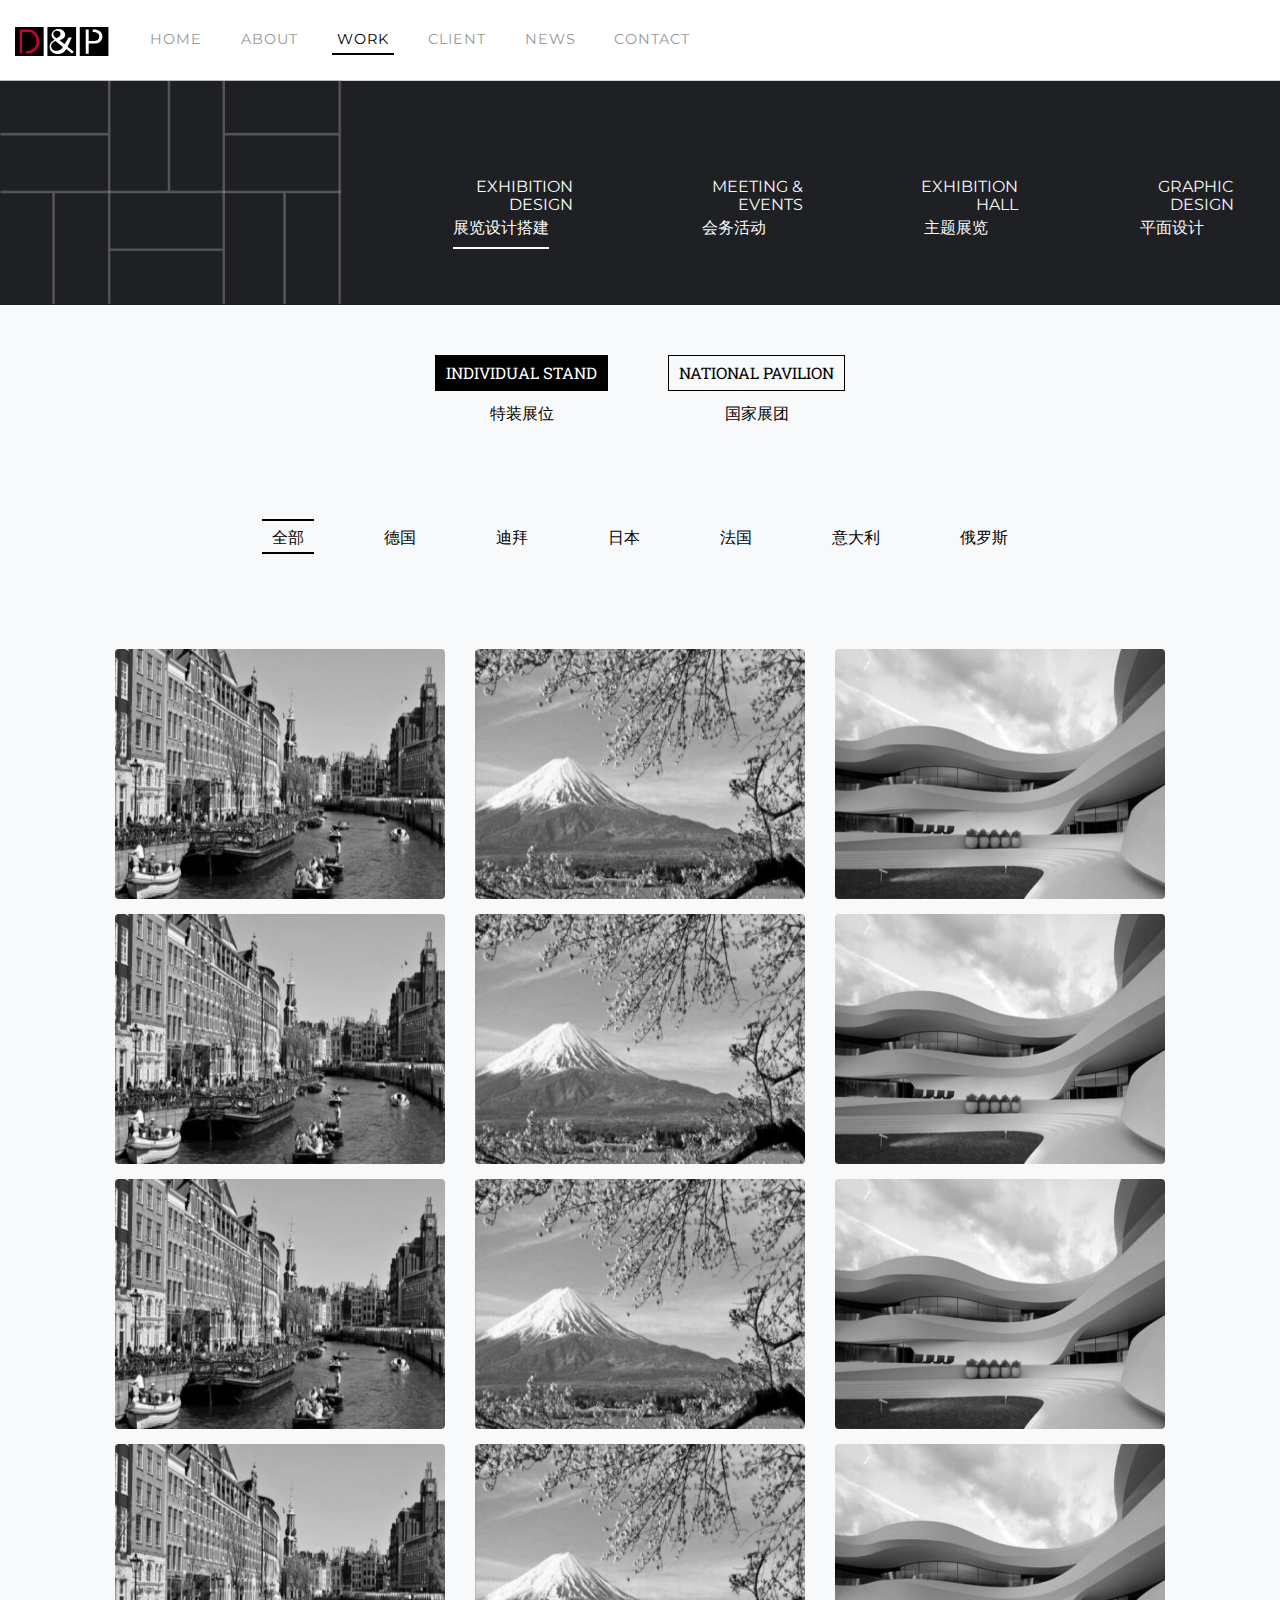
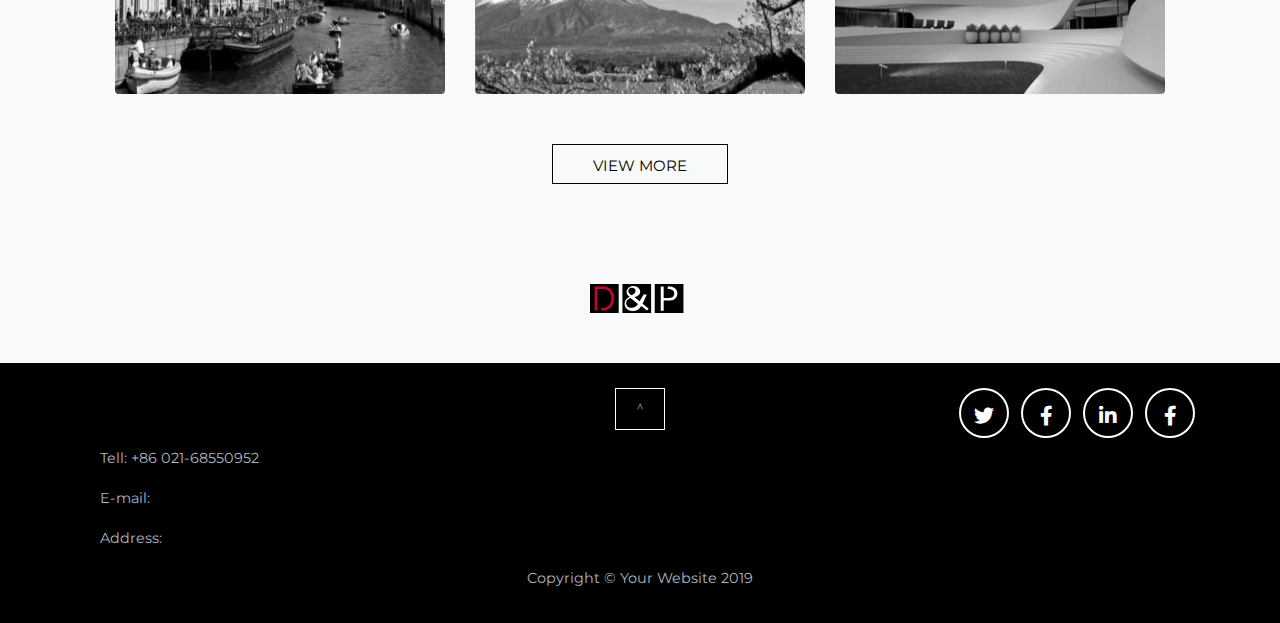
<file: work.html>
<!DOCTYPE html>
<html lang="en">

<head>
  <meta charset="utf-8">
  <meta name="viewport" content="width=device-width, initial-scale=1, shrink-to-fit=no">
  <meta name="description" content="D&P Website">
  <meta name="author" content="Connor Tang">

  <title>D&P</title>

  <!-- Bootstrap core CSS -->
  <link href="vendor/bootstrap/css/bootstrap.min.css" rel="stylesheet">

  <!-- Custom fonts -->
  <link href="vendor/fontawesome-free/css/all.min.css" rel="stylesheet" type="text/css">

  <!-- Custom styles -->
  <link href="css/style.min.css" rel="stylesheet">

  <!-- Bootstrap Lightbox CSS -->
  <!-- <link href="vendor/lightbox/ekko-lightbox.css" rel="stylesheet" type="text/css"> -->
</head>

<body id="page-top">
  <span id="resuable-header"></span>

  <!-- Gallery level 2 navbar -->
  <section class="bg-light page-section">
    <div class="container">
      <div class="gallery-nav-1">
        <div id="nav-one" class="gallery-nav-item text-uppercase">
          <a class="ga-trigger" href="#" data-section="1" data-toggle="section">
            <div class="box-button">Individual Stand</div>
            <div class="second-line">特装展位</div>
          </a>
        </div>
        <div id="nav-two" class="gallery-nav-item text-uppercase">
          <a class="ga-trigger" href="#" data-section="2" data-toggle="section">
            <div class="box-button">National Pavilion</div>
            <div class="second-line">国家展团</div>
          </a>
        </div>
      </div>

      <!-- Gallery level 3 navbar -->
      <div id="gallery-nav-2" class="gallery-nav-2">
        <div id="nav-1" class="gallery-nav-item text-uppercase">
          <a href="#" data-list="1" data-toggle="list"><span class="nav-text">全部</span></a>
        </div>
        <div id="nav-2" class="gallery-nav-item text-uppercase">
          <a href="#" data-list="2" data-toggle="list"><span class="nav-text">德国</span></a>
        </div>
        <div id="nav-3" class="gallery-nav-item text-uppercase">
          <a href="#" data-list="3" data-toggle="list"><span class="nav-text">迪拜</span></a>
        </div>
        <div id="nav-4" class="gallery-nav-item text-uppercase">
          <a href="#" data-list="4" data-toggle="list"><span class="nav-text">日本</span></a>
        </div>
        <div id="nav-5" class="gallery-nav-item text-uppercase">
          <a href="#" data-list="5" data-toggle="list"><span class="nav-text">法国</span></a>
        </div>
        <div id="nav-6" class="gallery-nav-item text-uppercase">
          <a href="#" data-list="6" data-toggle="list"><span class="nav-text">意大利</span></a>
        </div>
        <div id="nav-7" class="gallery-nav-item text-uppercase">
          <a href="#" data-list="7" data-toggle="list"><span class="nav-text">俄罗斯</span></a>
        </div>
      </div>

      <!-- Gallery images -->
      <div id="gallery-1" class="gallery"></div>

      <!-- Gallery images -->
      <div id="gallery-detail" class="gallery-detail"></div>

      <!-- View More Btn -->
      <div id="viewMore-container" class="col-lg-12 text-center view-more">
        <button id="viewMore" class="btn btn-primary btn-xl text-uppercase" type="submit">View More</button>
      </div>
    </div>
  </section>

  <span id="resuable-footer"></span>

  <!-- Bootstrap core JavaScript -->
  <script src="vendor/jquery/jquery.min.js"></script>
  <script src="vendor/bootstrap/js/bootstrap.bundle.min.js"></script>

  <!-- Plugin JavaScript -->
  <script src="vendor/jquery-easing/jquery.easing.min.js"></script>

  <!-- Bootstrap Lightbox scripts -->
  <!-- http://ashleydw.github.io/lightbox/ -->
  <script src="js/ekko-lightbox.min.js"></script>

  <!-- JSON file contains all image title and description -->
  <script type="text/javascript" language="javascript" src="metadata/description.js"></script>

  <!-- Custom scripts -->
  <script src="js/dp-web.min.js"></script>
  <script src="js/work.min.js"></script>
</body>

</html>
</file>
<file: css/style.min.css>
/*!
 * Start Bootstrap - D&P v0.0.1 ()
 * Copyright 2013-2019 
 */@font-face{font-family:Montserrat;font-style:normal;font-weight:400;src:local("Montserrat Regular"),local("Montserrat-Regular"),url(../../fonts/Montserit-2.woff2) format("woff2");unicode-range:U+0000-00FF,U+0131,U+0152-0153,U+02BB-02BC,U+02C6,U+02DA,U+02DC,U+2000-206F,U+2074,U+20AC,U+2122,U+2191,U+2193,U+2212,U+2215,U+FEFF,U+FFFD}@font-face{font-family:Montserrat;font-style:normal;font-weight:700;src:local("Montserrat Bold"),local("Montserrat-Bold"),url(../../fonts/Montserrat-1.woff2) format("woff2");unicode-range:U+0000-00FF,U+0131,U+0152-0153,U+02BB-02BC,U+02C6,U+02DA,U+02DC,U+2000-206F,U+2074,U+20AC,U+2122,U+2191,U+2193,U+2212,U+2215,U+FEFF,U+FFFD}@font-face{font-family:'Droid Serif';font-style:normal;font-weight:400;src:local("Droid Serif Regular"),local("DroidSerif-Regular"),url(../../fonts/droidserif.woff2) format("woff2");unicode-range:U+0000-00FF,U+0131,U+0152-0153,U+02BB-02BC,U+02C6,U+02DA,U+02DC,U+2000-206F,U+2074,U+20AC,U+2122,U+2191,U+2193,U+2212,U+2215,U+FEFF,U+FFFD}@font-face{font-family:'Roboto Slab';font-style:normal;font-weight:400;src:local("Roboto Slab Regular"),local("RobotoSlab-Regular"),url(../../fonts/Roboto-1.woff2) format("woff2");unicode-range:U+0000-00FF,U+0131,U+0152-0153,U+02BB-02BC,U+02C6,U+02DA,U+02DC,U+2000-206F,U+2074,U+20AC,U+2122,U+2191,U+2193,U+2212,U+2215,U+FEFF,U+FFFD}@font-face{font-family:'Roboto Slab';font-style:normal;font-weight:100;src:local("Roboto Slab Thin"),local("RobotoSlab-Thin"),url(../../fonts/Roboto-2.woff2) format("woff2");unicode-range:U+0000-00FF,U+0131,U+0152-0153,U+02BB-02BC,U+02C6,U+02DA,U+02DC,U+2000-206F,U+2074,U+20AC,U+2122,U+2191,U+2193,U+2212,U+2215,U+FEFF,U+FFFD}@font-face{font-family:'Roboto Slab';font-style:normal;font-weight:300;src:local("Roboto Slab Light"),local("RobotoSlab-Light"),url(../../fonts/Roboto-3.woff2) format("woff2");unicode-range:U+0000-00FF,U+0131,U+0152-0153,U+02BB-02BC,U+02C6,U+02DA,U+02DC,U+2000-206F,U+2074,U+20AC,U+2122,U+2191,U+2193,U+2212,U+2215,U+FEFF,U+FFFD}body{overflow-x:hidden;font-family:'Roboto Slab',-apple-system,BlinkMacSystemFont,'Segoe UI',Roboto,'Helvetica Neue',Arial,sans-serif,'Apple Color Emoji','Segoe UI Emoji','Segoe UI Symbol','Noto Color Emoji'}p{line-height:1.75}a{color:#f8f9fa}a:hover{color:#dae0e5}.text-primary{color:#f8f9fa!important}h1,h2,h3,h4,h5,h6{font-weight:700;font-family:Montserrat,-apple-system,BlinkMacSystemFont,'Segoe UI',Roboto,'Helvetica Neue',Arial,sans-serif,'Apple Color Emoji','Segoe UI Emoji','Segoe UI Symbol','Noto Color Emoji'}.page-section{padding:50px 0}.page-section h2.section-heading{font-size:40px;margin-top:0;margin-bottom:15px}.page-section h3.section-subheading{font-size:25px;font-weight:400;margin-bottom:50px;text-decoration:none;font-family:'Droid Serif',-apple-system,BlinkMacSystemFont,'Segoe UI',Roboto,'Helvetica Neue',Arial,sans-serif,'Apple Color Emoji','Segoe UI Emoji','Segoe UI Symbol','Noto Color Emoji'}@media (min-width:768px){section{padding:150px 0}}::-moz-selection{background:#f8f9fa;text-shadow:none}::selection{background:#f8f9fa;text-shadow:none}img::-moz-selection{background:0 0}img::selection{background:0 0}img::-moz-selection{background:0 0}.underline{border-bottom:2px solid}.arrow-down{padding:20px 0}.view-more{margin-top:50px}.logo-img{width:100px}.move-right{transform:translateX(40px)}.text-left{background-color:#fff;width:800px;height:200px;padding:20px 40px;z-index:999}.img-right{height:350px;width:850px;position:absolute;left:400px;top:-70px}textarea{background-color:transparent}input{background-color:transparent;border:1px solid #000}.btn{font-family:Montserrat,-apple-system,BlinkMacSystemFont,'Segoe UI',Roboto,'Helvetica Neue',Arial,sans-serif,'Apple Color Emoji','Segoe UI Emoji','Segoe UI Symbol','Noto Color Emoji';font-weight:700}.btn-xl{font-size:18px;padding:20px 40px}.btn-primary{background-color:#f8f9fa;border-color:#000;color:#000;height:40px;border-radius:unset;padding:10px 40px;font-weight:500;font-size:15px}.btn-primary:active,.btn-primary:focus,.btn-primary:hover{background-color:#f8f9fa;border-color:#000;color:#000}.btn-primary:active,.btn-primary:focus{box-shadow:0 0 0 .2rem rgba(254,209,55,.5)!important}#mainNav{position:absolute;background-color:#212529}#mainNav .container,#mainNav .container-fluid{margin:unset}#mainNav .navbar-toggler{font-size:12px;right:0;padding:13px;text-transform:uppercase;color:#fff;border:0;font-family:Montserrat,-apple-system,BlinkMacSystemFont,'Segoe UI',Roboto,'Helvetica Neue',Arial,sans-serif,'Apple Color Emoji','Segoe UI Emoji','Segoe UI Symbol','Noto Color Emoji'}#mainNav .navbar-brand{color:#f8f9fa;font-family:'Kaushan Script',-apple-system,BlinkMacSystemFont,'Segoe UI',Roboto,'Helvetica Neue',Arial,sans-serif,'Apple Color Emoji','Segoe UI Emoji','Segoe UI Symbol','Noto Color Emoji'}#mainNav .navbar-brand.active,#mainNav .navbar-brand:active,#mainNav .navbar-brand:focus,#mainNav .navbar-brand:hover{color:#dae0e5}#mainNav .navbar-nav .nav-item .nav-link{font-size:90%;font-weight:400;padding:.75em 0;letter-spacing:1px;color:#989898;font-family:Montserrat,-apple-system,BlinkMacSystemFont,'Segoe UI',Roboto,'Helvetica Neue',Arial,sans-serif,'Apple Color Emoji','Segoe UI Emoji','Segoe UI Symbol','Noto Color Emoji'}#mainNav .navbar-nav .nav-item .nav-link>span{padding:5px}#mainNav .navbar-nav .nav-item .nav-link.active,#mainNav .navbar-nav .nav-item .nav-link:hover{color:#f8f9fa}#mainNav .navbar-nav .nav-item .nav-link.active>span,#mainNav .navbar-nav .nav-item .nav-link:hover>span{border-bottom:2px solid}@media (min-width:992px){#mainNav{position:absolute;padding-top:25px;padding-bottom:25px;transition:padding-top .3s,padding-bottom .3s;border:none;background-color:transparent}#mainNav .navbar-brand{font-size:1.75em;transition:all .3s}#mainNav .navbar-nav .nav-item .nav-link{padding:1.1em 1em!important}#mainNav.navbar-shrink{padding-top:0;padding-bottom:0;background-color:#212529}#mainNav.navbar-shrink .navbar-brand{font-size:1.25em;padding:12px 0}}#mainNav-2{position:absolute;background-color:#fff;padding:0;height:80px}#mainNav-2 .container,#mainNav-2 .container-fluid{margin:unset}#mainNav-2 .navbar-toggler{font-size:12px;right:0;padding:13px;text-transform:uppercase;color:#000;border:0;font-family:Montserrat,-apple-system,BlinkMacSystemFont,'Segoe UI',Roboto,'Helvetica Neue',Arial,sans-serif,'Apple Color Emoji','Segoe UI Emoji','Segoe UI Symbol','Noto Color Emoji'}#mainNav-2 .navbar-brand{color:#f8f9fa;font-family:'Kaushan Script',-apple-system,BlinkMacSystemFont,'Segoe UI',Roboto,'Helvetica Neue',Arial,sans-serif,'Apple Color Emoji','Segoe UI Emoji','Segoe UI Symbol','Noto Color Emoji'}#mainNav-2 .navbar-brand.active,#mainNav-2 .navbar-brand:active,#mainNav-2 .navbar-brand:focus,#mainNav-2 .navbar-brand:hover{color:#000}#mainNav-2 .navbar-nav .nav-item .nav-link{font-size:90%;font-weight:400;letter-spacing:1px;color:#989898;font-family:Montserrat,-apple-system,BlinkMacSystemFont,'Segoe UI',Roboto,'Helvetica Neue',Arial,sans-serif,'Apple Color Emoji','Segoe UI Emoji','Segoe UI Symbol','Noto Color Emoji'}#mainNav-2 .navbar-nav .nav-item .nav-link>span{padding:5px}#mainNav-2 .navbar-nav .nav-item .nav-link.active,#mainNav-2 .navbar-nav .nav-item .nav-link:hover{color:#000}#mainNav-2 .navbar-nav .nav-item .nav-link.active>span,#mainNav-2 .navbar-nav .nav-item .nav-link:hover>span{border-bottom:2px solid}@media (min-width:992px){#mainNav-2{height:80px;position:absolute;transition:padding-top .3s,padding-bottom .3s;border:none;background-color:#fff;padding:0}#mainNav-2 .navbar-brand{font-size:1.75em;transition:all .3s}#mainNav-2 .navbar-nav .nav-item .nav-link{padding:1.1em 1em!important}#mainNav-2.navbar-shrink{padding-top:0;padding-bottom:0;background-color:#212529}#mainNav-2.navbar-shrink .navbar-brand{font-size:1.25em;padding:12px 0}}#secondNav{padding-top:100px;padding-bottom:0}.secondNav{display:flex;flex-basis:auto;background-color:#fff;position:absolute;bottom:-100px;width:100%;height:100px;color:#000}.secondNav ul{margin:0 auto;text-align:center;flex-direction:column}.secondNav ul a{color:#000;padding:0}.secondNav .nav-link{display:block}@media (min-width:992px){.secondNav{display:flex;flex-basis:auto;background-color:#fff;position:absolute;bottom:-100px;width:100%;height:100px;color:#000}.secondNav ul{margin:0 auto;flex-direction:row}.secondNav ul .nav-item{margin:25px 0 25px 10px}.secondNav ul .nav-item a{color:#000;padding:0 30px;border-left:1px solid #000}.secondNav ul .nav-item-first{margin:15px 40px;font-size:20px}.secondNav .nav-link{display:block}.secondNav .last-nav-link{border-right:1px solid #000}}@media screen and (min-width:0px) and (max-width:768px){.carousel{display:none}}@media screen and (min-width:769px){.carousel{display:block}.carousel .carousel-control-next,.carousel .carousel-control-prev{margin:auto -100px;background-color:#000;color:#fff;width:50px;height:50px;opacity:1}.carousel .carousel-img{margin:10px;width:250px;height:100px}}.gallery-nav-1{display:flex;flex-direction:row;text-align:center;align-items:center;justify-content:center}.gallery-nav-1 .gallery-nav-item{margin:0 30px}.gallery-nav-1 .gallery-nav-item a{color:#000;text-decoration:none}.gallery-nav-1 .gallery-nav-item a .box-button{border:1px solid #000;padding:5px 10px;margin-bottom:10px}.gallery-nav-1 .gallery-nav-item a.active .box-button,.gallery-nav-1 .gallery-nav-item a:active .box-button,.gallery-nav-1 .gallery-nav-item a:focus .box-button{background-color:#000;color:#fff}.gallery-nav-2{display:flex;flex-direction:row;text-align:center;align-items:center;justify-content:center;margin:100px auto}.gallery-nav-2 .gallery-nav-item{margin:0 30px}.gallery-nav-2 .gallery-nav-item a{color:#000;text-decoration:none;padding:5px 10px}.gallery-nav-2 .gallery-nav-item a.active,.gallery-nav-2 .gallery-nav-item a:active,.gallery-nav-2 .gallery-nav-item a:focus{border-top:2px solid #000;border-bottom:2px solid #000}.gallery .row{margin:15px}.gallery .img-tile{height:250px}.gallery .img-tile img{height:250px}.gallery .img-tile p{width:330px;font-size:16px;font-weight:200;position:absolute;bottom:0;margin:0;height:25%;text-align:center;background:#f1f1f1;color:#2d434e;padding:.5em;font-weight:800;opacity:0;transition:opacity .35s,transform .35s}.gallery .img-tile:hover p{opacity:1}.gallery-detail{margin-top:30px}.gallery-detail .main-img{height:450px}.gallery-detail .thumbnail{margin-top:30px}.gallery-detail .thumbnail a{cursor:pointer}.gallery-detail .thumbnail a img{height:150px}.gallery-detail .thumbnail a img.active,.gallery-detail .thumbnail a img:active,.gallery-detail .thumbnail a img:focus,.gallery-detail .thumbnail a img:hover{-webkit-filter:none;filter:none}.gallery-detail .img-desc{margin-left:10px;padding-left:20px;border-left:2px solid #000;height:350px}.gallery-detail .nav-btn{margin-left:10px}.gallery-detail .nav-btn .leftArrow,.gallery-detail .nav-btn .rightArrow{position:absolute;width:30px;height:30px;text-align:center;line-height:26px;cursor:pointer;background-color:#003232;font-weight:700;font-size:20px;color:#fff;margin-top:70px;-webkit-user-select:none;-moz-user-select:none;-ms-user-select:none;user-select:none}.gallery-detail .nav-btn .rightArrow{left:80px}.grayscale{-webkit-filter:grayscale(100%);filter:grayscale(100%)}.ekko-lightbox{display:flex!important;align-items:center;justify-content:center;padding-right:0!important}.ekko-lightbox-container{position:relative}.ekko-lightbox-container>div.ekko-lightbox-item{position:absolute;top:0;left:0;bottom:0;right:0;width:100%}.ekko-lightbox iframe{width:100%;height:100%}.ekko-lightbox-nav-overlay{z-index:1;position:absolute;top:0;left:0;width:100%;height:100%;display:flex}.ekko-lightbox-nav-overlay a{flex:1;display:flex;align-items:center;opacity:0;transition:opacity .5s;color:#fff;font-size:30px;z-index:1}.ekko-lightbox-nav-overlay a>*{flex-grow:1}.ekko-lightbox-nav-overlay a>:focus{outline:0}.ekko-lightbox-nav-overlay a span{padding:0 30px}.ekko-lightbox-nav-overlay a:last-child span{text-align:right}.ekko-lightbox-nav-overlay a:hover{text-decoration:none}.ekko-lightbox-nav-overlay a:focus{outline:0}.ekko-lightbox-nav-overlay a.disabled{cursor:default;visibility:hidden}.ekko-lightbox a:hover{opacity:1;text-decoration:none}.ekko-lightbox .modal-dialog{display:none}.ekko-lightbox .modal-footer{text-align:left}.ekko-lightbox-loader{position:absolute;top:0;left:0;bottom:0;right:0;width:100%;display:flex;flex-direction:column;justify-content:center;align-items:center}.ekko-lightbox-loader>div{width:40px;height:40px;position:relative;text-align:center}.ekko-lightbox-loader>div>div{width:100%;height:100%;border-radius:50%;background-color:#fff;opacity:.6;position:absolute;top:0;left:0;-webkit-animation:a 2s infinite ease-in-out;animation:a 2s infinite ease-in-out}.ekko-lightbox-loader>div>div:last-child{-webkit-animation-delay:-1s;animation-delay:-1s}.modal-dialog .ekko-lightbox-loader>div>div{background-color:#333}@-webkit-keyframes a{0%,to{transform:scale(0);-webkit-transform:scale(0)}50%{transform:scale(1);-webkit-transform:scale(1)}}@keyframes a{0%,to{transform:scale(0);-webkit-transform:scale(0)}50%{transform:scale(1);-webkit-transform:scale(1)}}.image-mosaic{margin:0;padding:0}.image-mosaic *{margin:0;padding:0}.image-mosaic div{height:100%}.image-mosaic img{width:100%;height:100%}.image-mosaic .img-tile p{width:100%;height:100%;font-size:16px;font-weight:200;position:absolute;bottom:0;text-align:center;background:#000;color:#fff;padding:.5em;font-weight:800;opacity:.5;transition:opacity .35s,transform .35s}.image-mosaic .img-tile:hover p{opacity:0}.top-image{height:500px}.image-desc{width:100%;height:150px;font-size:16px;font-weight:200;position:relative;bottom:150px;text-align:center;background:#000;color:#fff;padding:2em;font-weight:800;opacity:.7;text-align:left;transition:opacity .35s,transform .35s}#logo{background-color:#f8f9fa;padding:10px}#logo .row{margin:10px 0}#logo img{width:18%;height:60px;margin-left:1%;margin-right:1%;border:1px solid #e3e6e6}.vertical-line{width:60px;height:1px;background-color:#000;display:inline-block;margin:0 30px 0 0;vertical-align:middle}.news-nav-1{display:flex;flex-direction:row;text-align:center;align-items:center;justify-content:center}.news-nav-1 .news-nav-item{margin:0 30px}.news-nav-1 .news-nav-item a{color:#000;text-decoration:none;padding:5px 10px}.news-nav-1 .news-nav-item a.active,.news-nav-1 .news-nav-item a:active,.news-nav-1 .news-nav-item a:focus{border-top:2px solid #000;border-bottom:2px solid #000}header.masthead{height:100vh;text-align:center;color:#fff;background-image:url(../img/header-bg.jpg);background-repeat:no-repeat;background-attachment:scroll;background-position:center center;background-size:cover}header.masthead .intro-text{padding-top:100px;padding-bottom:100px}header.masthead .intro-text .intro-lead-in{font-size:22px;line-height:22px;margin-bottom:25px;font-family:Montserrat,-apple-system,BlinkMacSystemFont,'Segoe UI',Roboto,'Helvetica Neue',Arial,sans-serif,'Apple Color Emoji','Segoe UI Emoji','Segoe UI Symbol','Noto Color Emoji'}header.masthead .intro-text .intro-heading{font-size:50px;line-height:50px;margin-bottom:25px;font-family:Montserrat,-apple-system,BlinkMacSystemFont,'Segoe UI',Roboto,'Helvetica Neue',Arial,sans-serif,'Apple Color Emoji','Segoe UI Emoji','Segoe UI Symbol','Noto Color Emoji';text-align:center}header.masthead .scrollDownBtn{border:1px solid #fff;color:#fff;font-weight:100;margin:0 auto;width:50px}@media (min-width:768px){header.masthead .intro-text{padding-top:300px;padding-bottom:200px}header.masthead .intro-text .intro-lead-in{font-size:35px;line-height:40px;margin-bottom:25px;font-family:Montserrat,-apple-system,BlinkMacSystemFont,'Segoe UI',Roboto,'Helvetica Neue',Arial,sans-serif,'Apple Color Emoji','Segoe UI Emoji','Segoe UI Symbol','Noto Color Emoji'}header.masthead .intro-text .intro-heading{font-size:75px;line-height:75px;margin-bottom:25px;font-family:Montserrat,-apple-system,BlinkMacSystemFont,'Segoe UI',Roboto,'Helvetica Neue',Arial,sans-serif,'Apple Color Emoji','Segoe UI Emoji','Segoe UI Symbol','Noto Color Emoji';text-align:center}header.masthead .scrollDownBtn{border:1px solid #fff;color:#fff;font-weight:100;margin:0 auto;width:50px}}@media (min-width:1024px){header.masthead .intro-text{padding-top:150px;padding-bottom:150px}header.masthead .intro-text .intro-lead-in{font-size:35px;line-height:40px;margin-bottom:25px;font-family:Montserrat,-apple-system,BlinkMacSystemFont,'Segoe UI',Roboto,'Helvetica Neue',Arial,sans-serif,'Apple Color Emoji','Segoe UI Emoji','Segoe UI Symbol','Noto Color Emoji'}header.masthead .intro-text .intro-heading{font-size:75px;line-height:75px;margin-bottom:25px;font-family:Montserrat,-apple-system,BlinkMacSystemFont,'Segoe UI',Roboto,'Helvetica Neue',Arial,sans-serif,'Apple Color Emoji','Segoe UI Emoji','Segoe UI Symbol','Noto Color Emoji';text-align:center}header.masthead .scrollDownBtn{border:1px solid #fff;color:#fff;font-weight:100;margin:0 auto;width:50px}}@media (min-width:1200px){header.masthead .container{max-width:1300px}header.masthead .intro-text{padding-top:300px;padding-bottom:200px}header.masthead .intro-text .intro-lead-in{font-size:35px;line-height:40px;margin-bottom:25px;font-family:Montserrat,-apple-system,BlinkMacSystemFont,'Segoe UI',Roboto,'Helvetica Neue',Arial,sans-serif,'Apple Color Emoji','Segoe UI Emoji','Segoe UI Symbol','Noto Color Emoji'}header.masthead .intro-text .intro-heading{font-size:75px;line-height:75px;margin-bottom:25px;font-family:Montserrat,-apple-system,BlinkMacSystemFont,'Segoe UI',Roboto,'Helvetica Neue',Arial,sans-serif,'Apple Color Emoji','Segoe UI Emoji','Segoe UI Symbol','Noto Color Emoji';text-align:right;margin-right:70%}header.masthead .scrollDownBtn{border:1px solid #fff;color:#fff;font-weight:100;margin:0 auto;width:50px}}header.masthead-2{height:25vh;margin-top:80px;text-align:center;color:#fff;background-image:url(../img/header-bg-2.png);background-repeat:no-repeat;background-attachment:scroll;background-position:left;background-size:cover}header.masthead-2 .intro-text{padding-top:8vh;margin-left:0;display:flex;flex-direction:row}header.masthead-2 .intro-text .intro-heading{color:#989898;font-size:16px;line-height:18px;font-family:Montserrat,-apple-system,BlinkMacSystemFont,'Segoe UI',Roboto,'Helvetica Neue',Arial,sans-serif,'Apple Color Emoji','Segoe UI Emoji','Segoe UI Symbol','Noto Color Emoji';text-align:center}header.masthead-2 .intro-text .intro-heading .underline{border-bottom:none}header.masthead-2 .intro-text .intro-heading a{text-decoration:none}header.masthead-2 .intro-text .intro-heading a.active,header.masthead-2 .intro-text .intro-heading a:focus,header.masthead-2 .intro-text .intro-heading a:hover{color:#fff}header.masthead-2 .intro-text .intro-heading a.active .underline,header.masthead-2 .intro-text .intro-heading a:focus .underline,header.masthead-2 .intro-text .intro-heading a:hover .underline{border-bottom:2px solid}header.masthead-2 .second-line{margin-top:5px;text-align:center}header.masthead-2 .underline{padding-bottom:10px}@media (min-width:768px){header.masthead-2 .intro-text{margin-left:5vw;display:flex;flex-direction:row}header.masthead-2 .intro-text .intro-heading{color:#989898;font-size:16px;line-height:18px;margin:0 10px;font-family:Montserrat,-apple-system,BlinkMacSystemFont,'Segoe UI',Roboto,'Helvetica Neue',Arial,sans-serif,'Apple Color Emoji','Segoe UI Emoji','Segoe UI Symbol','Noto Color Emoji';text-align:center}}@media (min-width:1024px){header.masthead-2 .intro-text{padding-top:10vh;margin-left:20vw;display:flex;flex-direction:row}header.masthead-2 .intro-text .intro-heading{color:#989898;font-size:16px;line-height:18px;margin:0 10px;font-family:Montserrat,-apple-system,BlinkMacSystemFont,'Segoe UI',Roboto,'Helvetica Neue',Arial,sans-serif,'Apple Color Emoji','Segoe UI Emoji','Segoe UI Symbol','Noto Color Emoji';text-align:center}}@media (min-width:1200px){header.masthead-2 .container{max-width:1300px}header.masthead-2 .intro-text{padding-top:10vh;margin-left:30vw;display:flex;flex-direction:row}header.masthead-2 .intro-text .intro-heading{color:#989898;font-size:16px;line-height:18px;margin:0 30px;font-family:Montserrat,-apple-system,BlinkMacSystemFont,'Segoe UI',Roboto,'Helvetica Neue',Arial,sans-serif,'Apple Color Emoji','Segoe UI Emoji','Segoe UI Symbol','Noto Color Emoji';text-align:right}}.service-heading{margin:15px 0;text-transform:none}#portfolio .portfolio-item{right:0;margin:0 0 15px}#portfolio .portfolio-item .portfolio-link{position:relative;display:block;max-width:400px;margin:0 auto;cursor:pointer}#portfolio .portfolio-item .portfolio-link .portfolio-hover{position:absolute;width:100%;height:100%;transition:all ease .5s;opacity:0;background:rgba(248,249,250,.9)}#portfolio .portfolio-item .portfolio-link .portfolio-hover:hover{opacity:1}#portfolio .portfolio-item .portfolio-link .portfolio-hover .portfolio-hover-content{font-size:20px;position:absolute;top:50%;width:100%;height:20px;margin-top:-12px;text-align:center;color:#fff}#portfolio .portfolio-item .portfolio-link .portfolio-hover .portfolio-hover-content i{margin-top:-12px}#portfolio .portfolio-item .portfolio-link .portfolio-hover .portfolio-hover-content h3,#portfolio .portfolio-item .portfolio-link .portfolio-hover .portfolio-hover-content h4{margin:0}#portfolio .portfolio-item .portfolio-caption{max-width:400px;margin:0 auto;padding:25px;text-align:center;background-color:#fff}#portfolio .portfolio-item .portfolio-caption h4{margin:0;text-transform:none}#portfolio .portfolio-item .portfolio-caption p{font-size:16px;font-style:italic;margin:0;font-family:'Droid Serif',-apple-system,BlinkMacSystemFont,'Segoe UI',Roboto,'Helvetica Neue',Arial,sans-serif,'Apple Color Emoji','Segoe UI Emoji','Segoe UI Symbol','Noto Color Emoji'}#portfolio *{z-index:2}@media (min-width:767px){#portfolio .portfolio-item{margin:0 0 30px}}.portfolio-modal .modal-dialog{margin:1rem;max-width:100vw}.portfolio-modal .modal-content{padding:100px 0;text-align:center}.portfolio-modal .modal-content h2{font-size:3em;margin-bottom:15px}.portfolio-modal .modal-content p{margin-bottom:30px}.portfolio-modal .modal-content p.item-intro{font-size:16px;font-style:italic;margin:20px 0 30px;font-family:'Droid Serif',-apple-system,BlinkMacSystemFont,'Segoe UI',Roboto,'Helvetica Neue',Arial,sans-serif,'Apple Color Emoji','Segoe UI Emoji','Segoe UI Symbol','Noto Color Emoji'}.portfolio-modal .modal-content ul.list-inline{margin-top:0;margin-bottom:30px}.portfolio-modal .modal-content img{margin-bottom:30px}.portfolio-modal .modal-content button{cursor:pointer}.portfolio-modal .close-modal{position:absolute;top:25px;right:25px;width:75px;height:75px;cursor:pointer;background-color:transparent}.portfolio-modal .close-modal:hover{opacity:.3}.portfolio-modal .close-modal .lr{z-index:1051;width:1px;height:75px;margin-left:35px;transform:rotate(45deg);background-color:#212529}.portfolio-modal .close-modal .lr .rl{z-index:1052;width:1px;height:75px;transform:rotate(90deg);background-color:#212529}.timeline{position:relative;padding:0;list-style:none}.timeline:before{position:absolute;top:0;bottom:0;left:40px;width:2px;margin-left:-1.5px;content:'';background-color:#e9ecef}.timeline>li{position:relative;min-height:50px;margin-bottom:50px}.timeline>li:after,.timeline>li:before{display:table;content:' '}.timeline>li:after{clear:both}.timeline>li .timeline-panel{position:relative;float:right;width:100%;padding:0 20px 0 100px;text-align:left}.timeline>li .timeline-panel:before{right:auto;left:-15px;border-right-width:15px;border-left-width:0}.timeline>li .timeline-panel:after{right:auto;left:-14px;border-right-width:14px;border-left-width:0}.timeline>li .timeline-image{position:absolute;z-index:100;left:0;width:80px;height:80px;margin-left:0;text-align:center;color:#fff;border:7px solid #e9ecef;border-radius:100%;background-color:#f8f9fa}.timeline>li .timeline-image h4{font-size:10px;line-height:14px;margin-top:12px}.timeline>li.timeline-inverted>.timeline-panel{float:right;padding:0 20px 0 100px;text-align:left}.timeline>li.timeline-inverted>.timeline-panel:before{right:auto;left:-15px;border-right-width:15px;border-left-width:0}.timeline>li.timeline-inverted>.timeline-panel:after{right:auto;left:-14px;border-right-width:14px;border-left-width:0}.timeline>li:last-child{margin-bottom:0}.timeline .timeline-heading h4{margin-top:0;color:inherit}.timeline .timeline-heading h4.subheading{text-transform:none}.timeline .timeline-body>p,.timeline .timeline-body>ul{margin-bottom:0}@media (min-width:768px){.timeline:before{left:50%}.timeline>li{min-height:100px;margin-bottom:100px}.timeline>li .timeline-panel{float:left;width:41%;padding:0 20px 20px 30px;text-align:right}.timeline>li .timeline-image{left:50%;width:100px;height:100px;margin-left:-50px}.timeline>li .timeline-image h4{font-size:13px;line-height:18px;margin-top:16px}.timeline>li.timeline-inverted>.timeline-panel{float:right;padding:0 30px 20px 20px;text-align:left}}@media (min-width:992px){.timeline>li{min-height:150px}.timeline>li .timeline-panel{padding:0 20px 20px}.timeline>li .timeline-image{width:150px;height:150px;margin-left:-75px}.timeline>li .timeline-image h4{font-size:18px;line-height:26px;margin-top:30px}.timeline>li.timeline-inverted>.timeline-panel{padding:0 20px 20px}}@media (min-width:1200px){.timeline>li{min-height:170px}.timeline>li .timeline-panel{padding:0 20px 20px 100px}.timeline>li .timeline-image{width:170px;height:170px;margin-left:-85px}.timeline>li .timeline-image h4{margin-top:40px}.timeline>li.timeline-inverted>.timeline-panel{padding:0 100px 20px 20px}}.team-member{margin-bottom:50px;text-align:center}.team-member img{width:225px;height:225px;border:7px solid rgba(0,0,0,.1)}.team-member h4{margin-top:25px;margin-bottom:0;text-transform:none}.team-member p{margin-top:0}section#contact .container{margin:0 auto}section#contact .contact-box{height:400px;background-image:url(../img/contact.jpg);background-size:cover;background-repeat:no-repeat;background-position:center}section#contact .contact-section-heading{color:#fff;text-align:right}section#contact .contact-heading-1{font-size:52px;font-weight:300;line-height:1}section#contact .contact-heading-2{font-size:29px;font-weight:100;line-height:1}section#contact .contact-heading-line{border-bottom:1px solid #fff;margin:20px 0 20px 70px}section#contact .contact-form{padding:0;background:rgba(0,0,0,.7)}section#contact .form-group{margin-bottom:25px;text-align:center}section#contact .form-group input,section#contact .form-group textarea{margin:0 auto}section#contact .form-group input.form-control{height:30px;width:50%}section#contact .form-group textarea.form-control{height:248px}section#contact .form-group button{padding:0 20px;background-color:transparent;color:#fff;border:2px solid #fff}section#contact .form-control:focus{border-color:#f8f9fa;box-shadow:none}section#contact ::-webkit-input-placeholder{font-weight:400;color:#ced4da;font-family:Montserrat,-apple-system,BlinkMacSystemFont,'Segoe UI',Roboto,'Helvetica Neue',Arial,sans-serif,'Apple Color Emoji','Segoe UI Emoji','Segoe UI Symbol','Noto Color Emoji'}section#contact :-moz-placeholder{font-weight:400;color:#ced4da;font-family:Montserrat,-apple-system,BlinkMacSystemFont,'Segoe UI',Roboto,'Helvetica Neue',Arial,sans-serif,'Apple Color Emoji','Segoe UI Emoji','Segoe UI Symbol','Noto Color Emoji'}section#contact ::-moz-placeholder{font-weight:400;color:#ced4da;font-family:Montserrat,-apple-system,BlinkMacSystemFont,'Segoe UI',Roboto,'Helvetica Neue',Arial,sans-serif,'Apple Color Emoji','Segoe UI Emoji','Segoe UI Symbol','Noto Color Emoji'}section#contact :-ms-input-placeholder{font-weight:400;color:#ced4da;font-family:Montserrat,-apple-system,BlinkMacSystemFont,'Segoe UI',Roboto,'Helvetica Neue',Arial,sans-serif,'Apple Color Emoji','Segoe UI Emoji','Segoe UI Symbol','Noto Color Emoji'}.footer{background-color:#000;padding:25px 0;text-align:center;color:#adb5bd}.footer span.copyright{font-size:90%;line-height:40px;text-transform:none;font-family:Montserrat,-apple-system,BlinkMacSystemFont,'Segoe UI',Roboto,'Helvetica Neue',Arial,sans-serif,'Apple Color Emoji','Segoe UI Emoji','Segoe UI Symbol','Noto Color Emoji';color:#adb5bd}.footer ul.quicklinks{font-size:90%;line-height:40px;margin-bottom:0;text-transform:none;font-family:Montserrat,-apple-system,BlinkMacSystemFont,'Segoe UI',Roboto,'Helvetica Neue',Arial,sans-serif,'Apple Color Emoji','Segoe UI Emoji','Segoe UI Symbol','Noto Color Emoji';color:#adb5bd}.footer .scrollUpBtn{border:1px solid #fff;color:#fff;font-weight:100;margin:0 -235px 0 auto;width:50px;display:inline-block}.footer .footer-item{display:flex;justify-content:center;flex-direction:column;text-align:left}.footer .footer-item a{color:#adb5bd}.footer .footer-first-row{height:50px;max-height:60px}.social-buttons-layout{float:right}ul.social-buttons{margin-bottom:0;text-align:right}ul.social-buttons li{text-align:center}ul.social-buttons li a{font-size:20px;line-height:50px;display:block;width:50px;height:50px;transition:all .3s;color:#fff;border-radius:100%;border:2px solid #fff;outline:0;background-color:#000}
</file>
